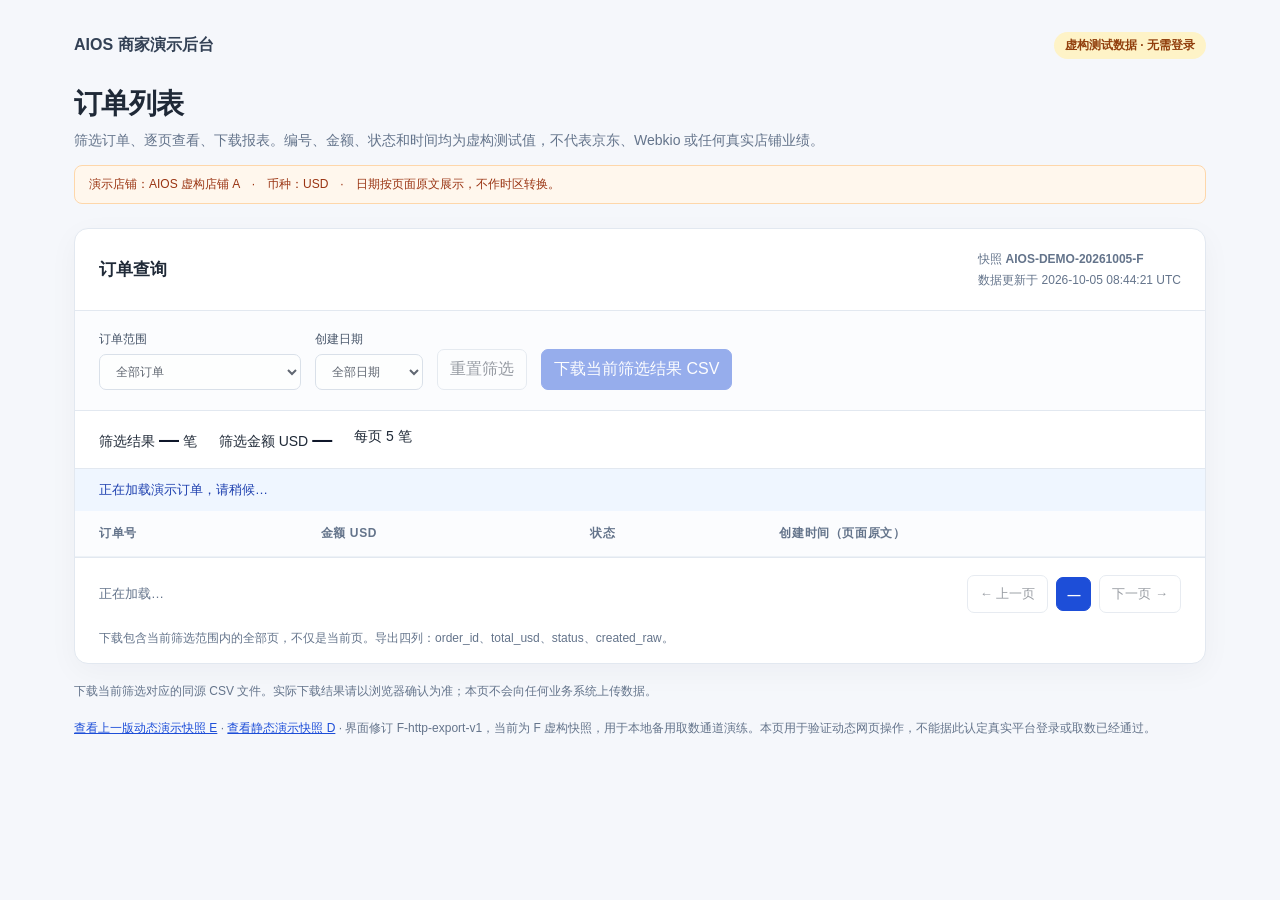
<file: docs/index.html>
<!doctype html>
<html lang="zh-CN">
<head>
  <meta charset="utf-8">
  <meta name="viewport" content="width=device-width, initial-scale=1">
  <meta name="robots" content="noindex,nofollow">
  <link rel="icon" href="data:,">
  <title>订单列表 · 动态取数演练 | AIOS 虚构商家演示</title>
  <link rel="stylesheet" href="assets/style.css">
  <style>
    button,select,a.download{font:inherit;border:1px solid #cbd5e1;border-radius:7px;background:white;padding:9px 12px;color:#1f2937}button{cursor:pointer}button:disabled,a.download[aria-disabled="true"]{opacity:.45;cursor:default}a.download{text-decoration:none}a.download[aria-disabled="true"]{pointer-events:none}button.primary,a.download.primary{background:#1d4ed8;border-color:#1d4ed8;color:white}.filters{display:flex;flex-wrap:wrap;gap:14px;align-items:end;padding:20px 24px;background:#fbfcfe;border-bottom:1px solid #e2e8f0}.filters label{display:grid;gap:6px;font-size:12px;color:#475569}.summary{display:flex;gap:22px;flex-wrap:wrap;padding:17px 24px;border-bottom:1px solid #e2e8f0;font-size:14px}.summary strong{font-size:20px;color:#0f172a}.loading{padding:12px 24px;color:#1e40af;background:#eff6ff;font-size:13px;min-height:40px}.download-note{padding:0 24px 16px;margin:0;font-size:12px;color:#64748b}.empty{text-align:center;color:#64748b}.snapshot{line-height:1.7}.pager-links button{font-size:13px}.banner{font-size:12px;background:#fff7ed;color:#9a3412;padding:10px 14px;border:1px solid #fed7aa;border-radius:8px;margin-top:14px}a{color:#1d4ed8}button:focus-visible,select:focus-visible,a:focus-visible{outline:3px solid #60a5fa;outline-offset:3px}
  </style>
  <script defer src="assets/fixture-data.js"></script>
  <script defer src="assets/app.js"></script>
</head>
<body>
  <main class="shell" data-ui-revision="F-http-export-v1" data-snapshot-id="AIOS-DEMO-20261005-F" data-source-updated-at="2026-10-05 08:44:21 UTC" data-total-rows="10" data-page-number="1" data-initial-page="1">
    <header class="top"><span class="brand">AIOS 商家演示后台</span><span class="badge">虚构测试数据 · 无需登录</span></header>
    <h1 class="title">订单列表</h1>
    <p class="sub">筛选订单、逐页查看、下载报表。编号、金额、状态和时间均为虚构测试值，不代表京东、Webkio 或任何真实店铺业绩。</p>
    <p class="banner">演示店铺：AIOS 虚构店铺 A　·　币种：USD　·　日期按页面原文展示，不作时区转换。</p>
    <section class="panel" aria-label="虚构订单列表" aria-busy="true">
      <div class="panel-head"><h2>订单查询</h2><span class="snapshot">快照 <b>AIOS-DEMO-20261005-F</b><br>数据更新于 <time id="source-updated">2026-10-05 08:44:21 UTC</time></span></div>
      <form class="filters" id="filters">
        <label for="status-filter">订单范围<select id="status-filter" disabled>
          <option value="all">全部订单</option><option value="eligible">有效订单（排除退款、取消）</option>
          <option value="paid">已支付 paid</option><option value="processing">处理中 processing</option><option value="shipped">已发货 shipped</option><option value="delivered">已送达 delivered</option><option value="refunded">已退款 refunded</option><option value="cancelled">已取消 cancelled</option>
        </select></label>
        <label for="date-filter">创建日期<select id="date-filter" disabled><option value="all">全部日期</option><option value="2026-10-01">2026-10-01</option><option value="2026-10-02">2026-10-02</option></select></label>
        <button type="button" id="reset" disabled>重置筛选</button>
        <a id="download" class="primary download" aria-disabled="true" tabindex="-1">下载当前筛选结果 CSV</a>
      </form>
      <div class="summary"><span>筛选结果 <strong id="filtered-count">—</strong> 笔</span><span>筛选金额 USD <strong id="filtered-total">—</strong></span><span>每页 5 笔</span></div>
      <div id="load-state" class="loading" role="status" aria-live="polite">正在加载演示订单，请稍候…</div>
      <div class="scroll"><table aria-label="当前页订单"><thead><tr><th scope="col">订单号</th><th scope="col">金额 USD</th><th scope="col">状态</th><th scope="col">创建时间（页面原文）</th></tr></thead><tbody id="order-rows"></tbody></table></div>
      <nav class="pager" aria-label="订单分页"><span id="page-summary">正在加载…</span><div class="pager-links"><button type="button" id="previous" disabled>← 上一页</button><strong id="page-number" aria-current="page">—</strong><button type="button" id="next" disabled>下一页 →</button></div></nav>
      <p class="download-note">下载包含当前筛选范围内的全部页，不仅是当前页。导出四列：order_id、total_usd、status、created_raw。</p>
    </section>
    <p class="note" id="download-state" role="status" aria-live="polite">下载当前筛选对应的同源 CSV 文件。实际下载结果请以浏览器确认为准；本页不会向任何业务系统上传数据。</p>
    <p class="note"><a href="snapshots/AIOS-DEMO-20261003-E/">查看上一版动态演示快照 E</a> · <a href="snapshots/AIOS-DEMO-20261003-D/">查看静态演示快照 D</a> · 界面修订 F-http-export-v1，当前为 F 虚构快照，用于本地备用取数通道演练。本页用于验证动态网页操作，不能据此认定真实平台登录或取数已经通过。</p>
    <noscript><p class="banner">此演示需要启用 JavaScript 才能筛选、翻页和下载。数据加载尚未完成。</p></noscript>
  </main>
</body>
</html>
</file>
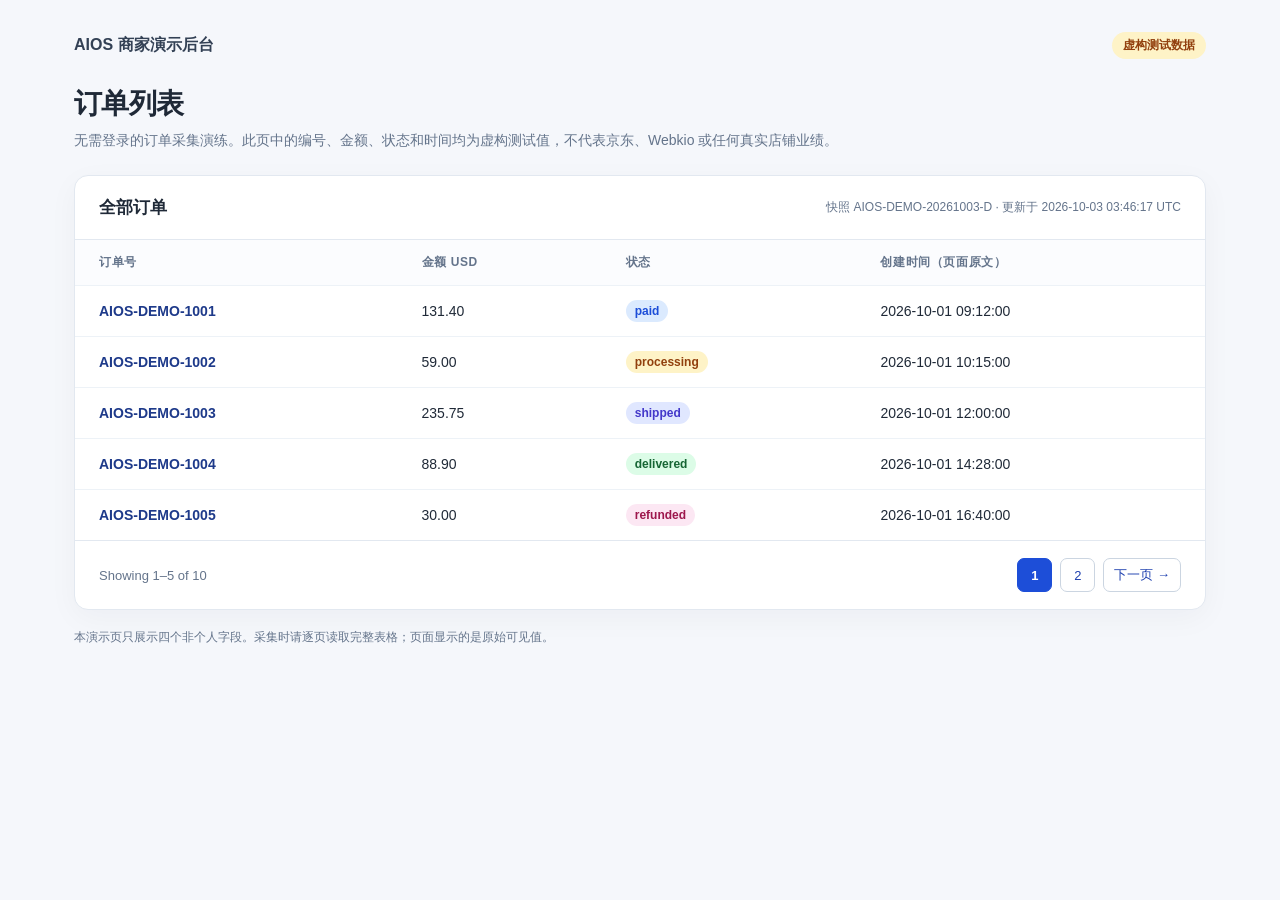
<file: docs/snapshots/AIOS-DEMO-20261003-D/index.html>
<!doctype html>
<html lang="zh-CN">
<head>
  <meta charset="utf-8">
  <meta name="viewport" content="width=device-width, initial-scale=1">
  <meta name="robots" content="noindex,nofollow">
  <title>订单列表 | AIOS 虚构商家演示</title>
  <link rel="stylesheet" href="assets/style.css">
</head>
<body>
  <main class="shell" data-snapshot-id="AIOS-DEMO-20261003-D" data-total-rows="10" data-page-number="1">
    <header class="top"><span class="brand">AIOS 商家演示后台</span><span class="badge">虚构测试数据</span></header>
    <h1 class="title">订单列表</h1>
    <p class="sub">无需登录的订单采集演练。此页中的编号、金额、状态和时间均为虚构测试值，不代表京东、Webkio 或任何真实店铺业绩。</p>
    <section class="panel" aria-label="虚构订单表，第 1 页，共 2 页">
      <div class="panel-head"><h2>全部订单</h2><span class="snapshot">快照 AIOS-DEMO-20261003-D · 更新于 2026-10-03 03:46:17 UTC</span></div>
      <div class="scroll"><table>
        <thead><tr><th scope="col">订单号</th><th scope="col">金额 USD</th><th scope="col">状态</th><th scope="col">创建时间（页面原文）</th></tr></thead>
        <tbody>
          <tr><td data-field="order_id" class="order-id">AIOS-DEMO-1001</td><td data-field="total_usd" class="money">131.40</td><td data-field="status"><span class="status paid">paid</span></td><td data-field="created_raw" class="date">2026-10-01 09:12:00</td></tr>
          <tr><td data-field="order_id" class="order-id">AIOS-DEMO-1002</td><td data-field="total_usd" class="money">59.00</td><td data-field="status"><span class="status processing">processing</span></td><td data-field="created_raw" class="date">2026-10-01 10:15:00</td></tr>
          <tr><td data-field="order_id" class="order-id">AIOS-DEMO-1003</td><td data-field="total_usd" class="money">235.75</td><td data-field="status"><span class="status shipped">shipped</span></td><td data-field="created_raw" class="date">2026-10-01 12:00:00</td></tr>
          <tr><td data-field="order_id" class="order-id">AIOS-DEMO-1004</td><td data-field="total_usd" class="money">88.90</td><td data-field="status"><span class="status delivered">delivered</span></td><td data-field="created_raw" class="date">2026-10-01 14:28:00</td></tr>
          <tr><td data-field="order_id" class="order-id">AIOS-DEMO-1005</td><td data-field="total_usd" class="money">30.00</td><td data-field="status"><span class="status refunded">refunded</span></td><td data-field="created_raw" class="date">2026-10-01 16:40:00</td></tr>
        </tbody>
      </table></div>
      <nav class="pager" aria-label="订单分页"><span>Showing 1–5 of 10</span><div class="pager-links"><strong aria-current="page">1</strong><a href="page-2.html">2</a><a href="page-2.html">下一页 →</a></div></nav>
    </section>
    <p class="note">本演示页只展示四个非个人字段。采集时请逐页读取完整表格；页面显示的是原始可见值。</p>
  </main>
</body>
</html>
</file>
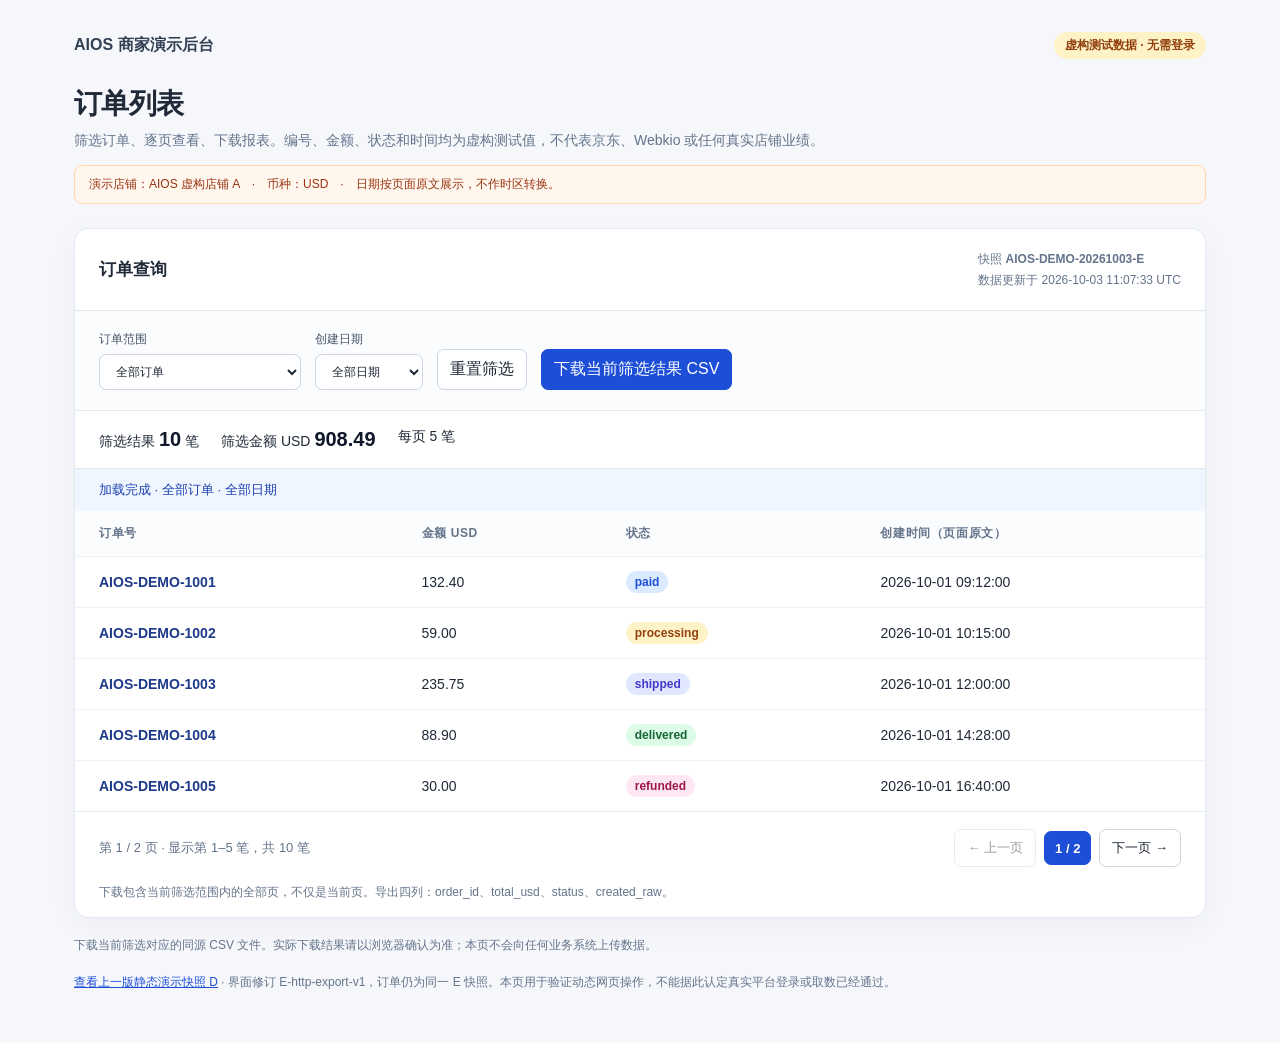
<file: docs/snapshots/AIOS-DEMO-20261003-E/index.html>
<!doctype html>
<html lang="zh-CN">
<head>
  <meta charset="utf-8">
  <meta name="viewport" content="width=device-width, initial-scale=1">
  <meta name="robots" content="noindex,nofollow">
  <link rel="icon" href="data:,">
  <title>订单列表 · 动态取数演练 | AIOS 虚构商家演示</title>
  <link rel="stylesheet" href="assets/style.css">
  <style>
    button,select,a.download{font:inherit;border:1px solid #cbd5e1;border-radius:7px;background:white;padding:9px 12px;color:#1f2937}button{cursor:pointer}button:disabled,a.download[aria-disabled="true"]{opacity:.45;cursor:default}a.download{text-decoration:none}a.download[aria-disabled="true"]{pointer-events:none}button.primary,a.download.primary{background:#1d4ed8;border-color:#1d4ed8;color:white}.filters{display:flex;flex-wrap:wrap;gap:14px;align-items:end;padding:20px 24px;background:#fbfcfe;border-bottom:1px solid #e2e8f0}.filters label{display:grid;gap:6px;font-size:12px;color:#475569}.summary{display:flex;gap:22px;flex-wrap:wrap;padding:17px 24px;border-bottom:1px solid #e2e8f0;font-size:14px}.summary strong{font-size:20px;color:#0f172a}.loading{padding:12px 24px;color:#1e40af;background:#eff6ff;font-size:13px;min-height:40px}.download-note{padding:0 24px 16px;margin:0;font-size:12px;color:#64748b}.empty{text-align:center;color:#64748b}.snapshot{line-height:1.7}.pager-links button{font-size:13px}.banner{font-size:12px;background:#fff7ed;color:#9a3412;padding:10px 14px;border:1px solid #fed7aa;border-radius:8px;margin-top:14px}a{color:#1d4ed8}button:focus-visible,select:focus-visible,a:focus-visible{outline:3px solid #60a5fa;outline-offset:3px}
  </style>
  <script defer src="assets/fixture-data.js"></script>
  <script defer src="assets/app.js"></script>
</head>
<body>
  <main class="shell" data-ui-revision="E-http-export-v1" data-snapshot-id="AIOS-DEMO-20261003-E" data-source-updated-at="2026-10-03 11:07:33 UTC" data-total-rows="10" data-page-number="1" data-initial-page="1">
    <header class="top"><span class="brand">AIOS 商家演示后台</span><span class="badge">虚构测试数据 · 无需登录</span></header>
    <h1 class="title">订单列表</h1>
    <p class="sub">筛选订单、逐页查看、下载报表。编号、金额、状态和时间均为虚构测试值，不代表京东、Webkio 或任何真实店铺业绩。</p>
    <p class="banner">演示店铺：AIOS 虚构店铺 A　·　币种：USD　·　日期按页面原文展示，不作时区转换。</p>
    <section class="panel" aria-label="虚构订单列表" aria-busy="true">
      <div class="panel-head"><h2>订单查询</h2><span class="snapshot">快照 <b>AIOS-DEMO-20261003-E</b><br>数据更新于 <time id="source-updated">2026-10-03 11:07:33 UTC</time></span></div>
      <form class="filters" id="filters">
        <label for="status-filter">订单范围<select id="status-filter" disabled>
          <option value="all">全部订单</option><option value="eligible">有效订单（排除退款、取消）</option>
          <option value="paid">已支付 paid</option><option value="processing">处理中 processing</option><option value="shipped">已发货 shipped</option><option value="delivered">已送达 delivered</option><option value="refunded">已退款 refunded</option><option value="cancelled">已取消 cancelled</option>
        </select></label>
        <label for="date-filter">创建日期<select id="date-filter" disabled><option value="all">全部日期</option><option value="2026-10-01">2026-10-01</option><option value="2026-10-02">2026-10-02</option></select></label>
        <button type="button" id="reset" disabled>重置筛选</button>
        <a id="download" class="primary download" aria-disabled="true" tabindex="-1">下载当前筛选结果 CSV</a>
      </form>
      <div class="summary"><span>筛选结果 <strong id="filtered-count">—</strong> 笔</span><span>筛选金额 USD <strong id="filtered-total">—</strong></span><span>每页 5 笔</span></div>
      <div id="load-state" class="loading" role="status" aria-live="polite">正在加载演示订单，请稍候…</div>
      <div class="scroll"><table aria-label="当前页订单"><thead><tr><th scope="col">订单号</th><th scope="col">金额 USD</th><th scope="col">状态</th><th scope="col">创建时间（页面原文）</th></tr></thead><tbody id="order-rows"></tbody></table></div>
      <nav class="pager" aria-label="订单分页"><span id="page-summary">正在加载…</span><div class="pager-links"><button type="button" id="previous" disabled>← 上一页</button><strong id="page-number" aria-current="page">—</strong><button type="button" id="next" disabled>下一页 →</button></div></nav>
      <p class="download-note">下载包含当前筛选范围内的全部页，不仅是当前页。导出四列：order_id、total_usd、status、created_raw。</p>
    </section>
    <p class="note" id="download-state" role="status" aria-live="polite">下载当前筛选对应的同源 CSV 文件。实际下载结果请以浏览器确认为准；本页不会向任何业务系统上传数据。</p>
    <p class="note"><a href="../AIOS-DEMO-20261003-D/">查看上一版静态演示快照 D</a> · 界面修订 E-http-export-v1，订单仍为同一 E 快照。本页用于验证动态网页操作，不能据此认定真实平台登录或取数已经通过。</p>
    <noscript><p class="banner">此演示需要启用 JavaScript 才能筛选、翻页和下载。数据加载尚未完成。</p></noscript>
  </main>
</body>
</html>
</file>
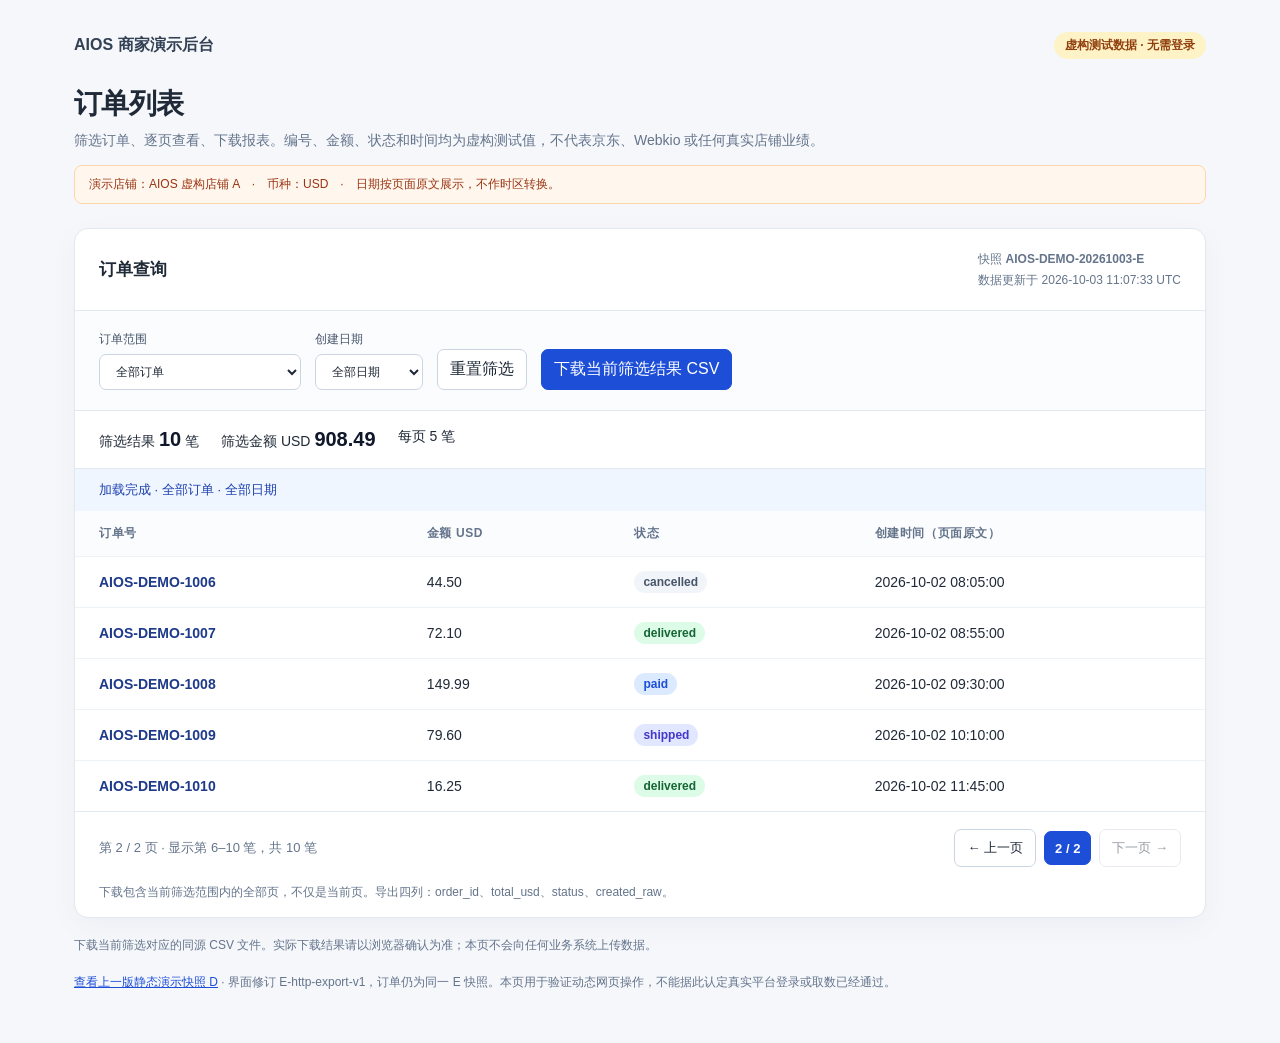
<file: docs/page-2.html>
<!doctype html>
<html lang="zh-CN">
<head>
  <meta charset="utf-8">
  <meta name="viewport" content="width=device-width, initial-scale=1">
  <meta name="robots" content="noindex,nofollow">
  <link rel="icon" href="data:,">
  <title>订单列表 · 动态取数演练 | AIOS 虚构商家演示</title>
  <link rel="stylesheet" href="assets/style.css">
  <style>
    button,select,a.download{font:inherit;border:1px solid #cbd5e1;border-radius:7px;background:white;padding:9px 12px;color:#1f2937}button{cursor:pointer}button:disabled,a.download[aria-disabled="true"]{opacity:.45;cursor:default}a.download{text-decoration:none}a.download[aria-disabled="true"]{pointer-events:none}button.primary,a.download.primary{background:#1d4ed8;border-color:#1d4ed8;color:white}.filters{display:flex;flex-wrap:wrap;gap:14px;align-items:end;padding:20px 24px;background:#fbfcfe;border-bottom:1px solid #e2e8f0}.filters label{display:grid;gap:6px;font-size:12px;color:#475569}.summary{display:flex;gap:22px;flex-wrap:wrap;padding:17px 24px;border-bottom:1px solid #e2e8f0;font-size:14px}.summary strong{font-size:20px;color:#0f172a}.loading{padding:12px 24px;color:#1e40af;background:#eff6ff;font-size:13px;min-height:40px}.download-note{padding:0 24px 16px;margin:0;font-size:12px;color:#64748b}.empty{text-align:center;color:#64748b}.snapshot{line-height:1.7}.pager-links button{font-size:13px}.banner{font-size:12px;background:#fff7ed;color:#9a3412;padding:10px 14px;border:1px solid #fed7aa;border-radius:8px;margin-top:14px}a{color:#1d4ed8}button:focus-visible,select:focus-visible,a:focus-visible{outline:3px solid #60a5fa;outline-offset:3px}
  </style>
  <script defer src="assets/fixture-data.js"></script>
  <script defer src="assets/app.js"></script>
</head>
<body>
  <main class="shell" data-ui-revision="E-http-export-v1" data-snapshot-id="AIOS-DEMO-20261003-E" data-source-updated-at="2026-10-03 11:07:33 UTC" data-total-rows="10" data-page-number="2" data-initial-page="2">
    <header class="top"><span class="brand">AIOS 商家演示后台</span><span class="badge">虚构测试数据 · 无需登录</span></header>
    <h1 class="title">订单列表</h1>
    <p class="sub">筛选订单、逐页查看、下载报表。编号、金额、状态和时间均为虚构测试值，不代表京东、Webkio 或任何真实店铺业绩。</p>
    <p class="banner">演示店铺：AIOS 虚构店铺 A　·　币种：USD　·　日期按页面原文展示，不作时区转换。</p>
    <section class="panel" aria-label="虚构订单列表" aria-busy="true">
      <div class="panel-head"><h2>订单查询</h2><span class="snapshot">快照 <b>AIOS-DEMO-20261003-E</b><br>数据更新于 <time id="source-updated">2026-10-03 11:07:33 UTC</time></span></div>
      <form class="filters" id="filters">
        <label for="status-filter">订单范围<select id="status-filter" disabled>
          <option value="all">全部订单</option><option value="eligible">有效订单（排除退款、取消）</option>
          <option value="paid">已支付 paid</option><option value="processing">处理中 processing</option><option value="shipped">已发货 shipped</option><option value="delivered">已送达 delivered</option><option value="refunded">已退款 refunded</option><option value="cancelled">已取消 cancelled</option>
        </select></label>
        <label for="date-filter">创建日期<select id="date-filter" disabled><option value="all">全部日期</option><option value="2026-10-01">2026-10-01</option><option value="2026-10-02">2026-10-02</option></select></label>
        <button type="button" id="reset" disabled>重置筛选</button>
        <a id="download" class="primary download" aria-disabled="true" tabindex="-1">下载当前筛选结果 CSV</a>
      </form>
      <div class="summary"><span>筛选结果 <strong id="filtered-count">—</strong> 笔</span><span>筛选金额 USD <strong id="filtered-total">—</strong></span><span>每页 5 笔</span></div>
      <div id="load-state" class="loading" role="status" aria-live="polite">正在加载演示订单，请稍候…</div>
      <div class="scroll"><table aria-label="当前页订单"><thead><tr><th scope="col">订单号</th><th scope="col">金额 USD</th><th scope="col">状态</th><th scope="col">创建时间（页面原文）</th></tr></thead><tbody id="order-rows"></tbody></table></div>
      <nav class="pager" aria-label="订单分页"><span id="page-summary">正在加载…</span><div class="pager-links"><button type="button" id="previous" disabled>← 上一页</button><strong id="page-number" aria-current="page">—</strong><button type="button" id="next" disabled>下一页 →</button></div></nav>
      <p class="download-note">下载包含当前筛选范围内的全部页，不仅是当前页。导出四列：order_id、total_usd、status、created_raw。</p>
    </section>
    <p class="note" id="download-state" role="status" aria-live="polite">下载当前筛选对应的同源 CSV 文件。实际下载结果请以浏览器确认为准；本页不会向任何业务系统上传数据。</p>
    <p class="note"><a href="snapshots/AIOS-DEMO-20261003-D/">查看上一版静态演示快照 D</a> · 界面修订 E-http-export-v1，订单仍为同一 E 快照。本页用于验证动态网页操作，不能据此认定真实平台登录或取数已经通过。</p>
    <noscript><p class="banner">此演示需要启用 JavaScript 才能筛选、翻页和下载。数据加载尚未完成。</p></noscript>
  </main>
</body>
</html>
</file>
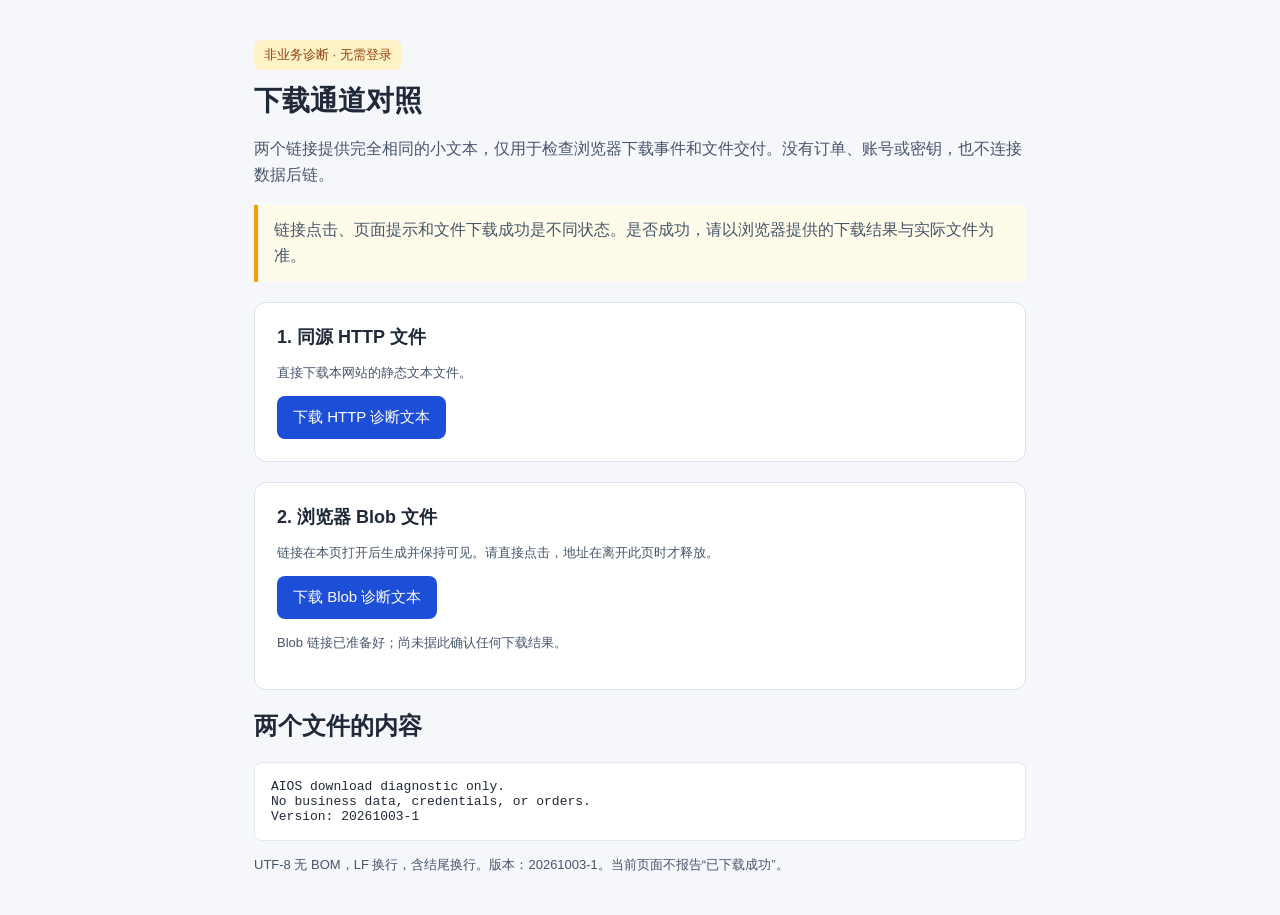
<file: docs/diagnostics/download.html>
<!doctype html>
<html lang="zh-CN">
<head>
  <meta charset="utf-8">
  <meta name="viewport" content="width=device-width,initial-scale=1">
  <meta name="robots" content="noindex,nofollow">
  <link rel="icon" href="data:,">
  <title>下载通道诊断 | AIOS 非业务测试</title>
  <style>
    :root{font-family:-apple-system,BlinkMacSystemFont,"Segoe UI",sans-serif;color:#1f2937;background:#f5f7fb}*{box-sizing:border-box}body{margin:0}main{max-width:820px;margin:40px auto;padding:0 24px}h1{font-size:28px;margin:12px 0}p{line-height:1.65;color:#475569}.badge{display:inline-block;background:#fef3c7;color:#92400e;font-size:13px;padding:6px 10px;border-radius:8px}.card{padding:22px;background:white;border:1px solid #dbe3ef;border-radius:12px;margin:20px 0}.card h2{font-size:18px;margin:0 0 12px}.download{display:inline-block;background:#1d4ed8;color:white;padding:12px 16px;border-radius:8px;text-decoration:none;font-size:15px}.download[aria-disabled="true"]{background:#94a3b8;pointer-events:none}.note{font-size:13px}.notice{border-left:4px solid #f59e0b;background:#fffbeb;padding:12px 16px}pre{padding:16px;border:1px solid #e2e8f0;border-radius:8px;white-space:pre-wrap;font-size:13px;background:white}a:focus-visible{outline:3px solid #60a5fa;outline-offset:4px}
  </style>
</head>
<body>
  <main>
    <span class="badge">非业务诊断 · 无需登录</span>
    <h1>下载通道对照</h1>
    <p>两个链接提供完全相同的小文本，仅用于检查浏览器下载事件和文件交付。没有订单、账号或密钥，也不连接数据后链。</p>
    <p class="notice">链接点击、页面提示和文件下载成功是不同状态。是否成功，请以浏览器提供的下载结果与实际文件为准。</p>
    <section class="card" aria-label="常规 HTTP 下载">
      <h2>1. 同源 HTTP 文件</h2>
      <p class="note">直接下载本网站的静态文本文件。</p>
      <a id="http-download" class="download" href="diagnostic.txt" download="aios-diagnostic-http.txt">下载 HTTP 诊断文本</a>
    </section>
    <section class="card" aria-label="Blob 下载">
      <h2>2. 浏览器 Blob 文件</h2>
      <p class="note">链接在本页打开后生成并保持可见。请直接点击，地址在离开此页时才释放。</p>
      <a id="blob-download" class="download" aria-disabled="true" download="aios-diagnostic-blob.txt">下载 Blob 诊断文本</a>
      <p id="blob-state" class="note" role="status" aria-live="polite">正在准备 Blob 链接…</p>
    </section>
    <h2>两个文件的内容</h2>
    <pre id="payload">AIOS download diagnostic only.
No business data, credentials, or orders.
Version: 20261003-1
</pre>
    <p class="note">UTF-8 无 BOM，LF 换行，含结尾换行。版本：20261003-1。当前页面不报告“已下载成功”。</p>
    <noscript><p class="notice">JavaScript 未启用：HTTP 链接仍可使用，Blob 链接尚未建立。</p></noscript>
  </main>
  <script>
    "use strict";
    (() => {
      const payload = document.getElementById('payload').textContent;
      const link = document.getElementById('blob-download');
      const state = document.getElementById('blob-state');
      let objectUrl = null;
      function prepare() {
        if (objectUrl !== null) return;
        objectUrl = URL.createObjectURL(new Blob([payload], {type:'text/plain;charset=utf-8'}));
        link.href = objectUrl;
        link.removeAttribute('aria-disabled');
        state.textContent = 'Blob 链接已准备好；尚未据此确认任何下载结果。';
      }
      window.addEventListener('pagehide', () => {
        if (objectUrl !== null) URL.revokeObjectURL(objectUrl);
        objectUrl = null;
        link.removeAttribute('href');
        link.setAttribute('aria-disabled', 'true');
      });
      window.addEventListener('pageshow', prepare);
      prepare();
    })();
  </script>
</body>
</html>
</file>
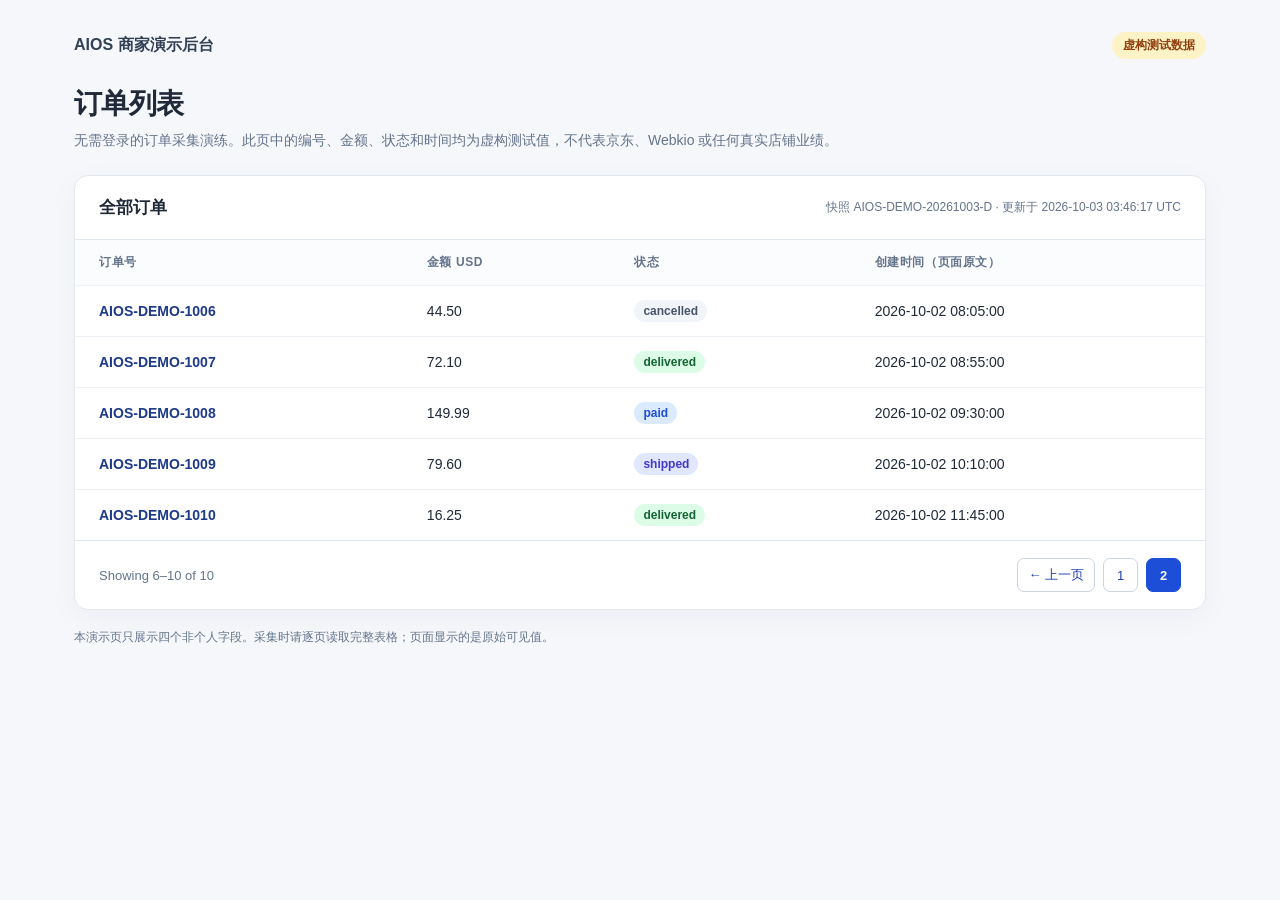
<file: docs/snapshots/AIOS-DEMO-20261003-D/page-2.html>
<!doctype html>
<html lang="zh-CN">
<head>
  <meta charset="utf-8">
  <meta name="viewport" content="width=device-width, initial-scale=1">
  <meta name="robots" content="noindex,nofollow">
  <title>订单列表 · 第 2 页 | AIOS 虚构商家演示</title>
  <link rel="stylesheet" href="assets/style.css">
</head>
<body>
  <main class="shell" data-snapshot-id="AIOS-DEMO-20261003-D" data-total-rows="10" data-page-number="2">
    <header class="top"><span class="brand">AIOS 商家演示后台</span><span class="badge">虚构测试数据</span></header>
    <h1 class="title">订单列表</h1>
    <p class="sub">无需登录的订单采集演练。此页中的编号、金额、状态和时间均为虚构测试值，不代表京东、Webkio 或任何真实店铺业绩。</p>
    <section class="panel" aria-label="虚构订单表，第 2 页，共 2 页">
      <div class="panel-head"><h2>全部订单</h2><span class="snapshot">快照 AIOS-DEMO-20261003-D · 更新于 2026-10-03 03:46:17 UTC</span></div>
      <div class="scroll"><table>
        <thead><tr><th scope="col">订单号</th><th scope="col">金额 USD</th><th scope="col">状态</th><th scope="col">创建时间（页面原文）</th></tr></thead>
        <tbody>
          <tr><td data-field="order_id" class="order-id">AIOS-DEMO-1006</td><td data-field="total_usd" class="money">44.50</td><td data-field="status"><span class="status cancelled">cancelled</span></td><td data-field="created_raw" class="date">2026-10-02 08:05:00</td></tr>
          <tr><td data-field="order_id" class="order-id">AIOS-DEMO-1007</td><td data-field="total_usd" class="money">72.10</td><td data-field="status"><span class="status delivered">delivered</span></td><td data-field="created_raw" class="date">2026-10-02 08:55:00</td></tr>
          <tr><td data-field="order_id" class="order-id">AIOS-DEMO-1008</td><td data-field="total_usd" class="money">149.99</td><td data-field="status"><span class="status paid">paid</span></td><td data-field="created_raw" class="date">2026-10-02 09:30:00</td></tr>
          <tr><td data-field="order_id" class="order-id">AIOS-DEMO-1009</td><td data-field="total_usd" class="money">79.60</td><td data-field="status"><span class="status shipped">shipped</span></td><td data-field="created_raw" class="date">2026-10-02 10:10:00</td></tr>
          <tr><td data-field="order_id" class="order-id">AIOS-DEMO-1010</td><td data-field="total_usd" class="money">16.25</td><td data-field="status"><span class="status delivered">delivered</span></td><td data-field="created_raw" class="date">2026-10-02 11:45:00</td></tr>
        </tbody>
      </table></div>
      <nav class="pager" aria-label="订单分页"><span>Showing 6–10 of 10</span><div class="pager-links"><a href="./">← 上一页</a><a href="./">1</a><strong aria-current="page">2</strong></div></nav>
    </section>
    <p class="note">本演示页只展示四个非个人字段。采集时请逐页读取完整表格；页面显示的是原始可见值。</p>
  </main>
</body>
</html>
</file>
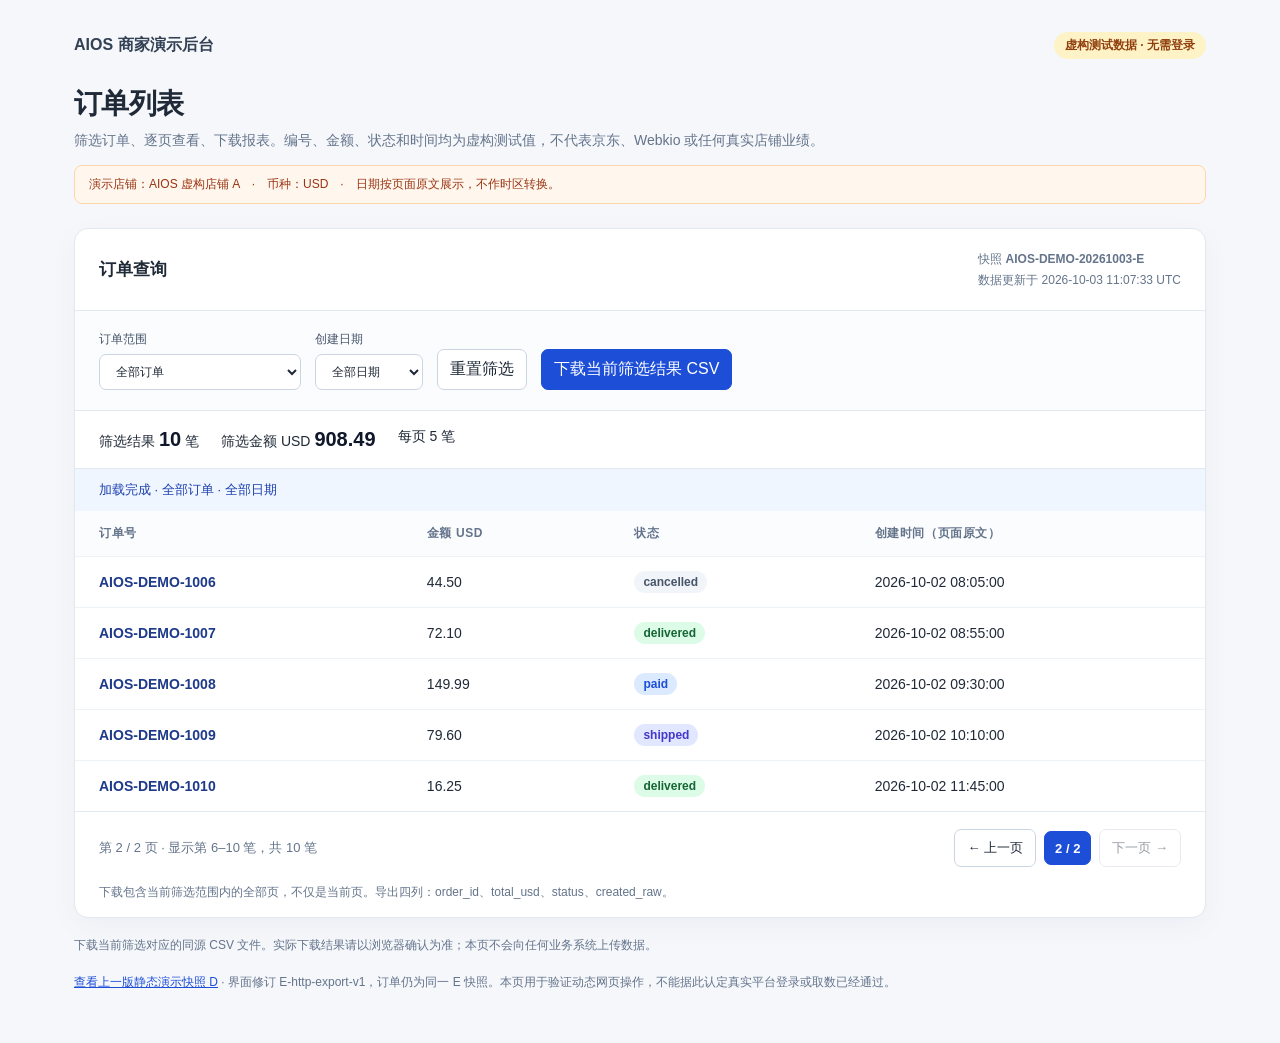
<file: docs/snapshots/AIOS-DEMO-20261003-E/page-2.html>
<!doctype html>
<html lang="zh-CN">
<head>
  <meta charset="utf-8">
  <meta name="viewport" content="width=device-width, initial-scale=1">
  <meta name="robots" content="noindex,nofollow">
  <link rel="icon" href="data:,">
  <title>订单列表 · 动态取数演练 | AIOS 虚构商家演示</title>
  <link rel="stylesheet" href="assets/style.css">
  <style>
    button,select,a.download{font:inherit;border:1px solid #cbd5e1;border-radius:7px;background:white;padding:9px 12px;color:#1f2937}button{cursor:pointer}button:disabled,a.download[aria-disabled="true"]{opacity:.45;cursor:default}a.download{text-decoration:none}a.download[aria-disabled="true"]{pointer-events:none}button.primary,a.download.primary{background:#1d4ed8;border-color:#1d4ed8;color:white}.filters{display:flex;flex-wrap:wrap;gap:14px;align-items:end;padding:20px 24px;background:#fbfcfe;border-bottom:1px solid #e2e8f0}.filters label{display:grid;gap:6px;font-size:12px;color:#475569}.summary{display:flex;gap:22px;flex-wrap:wrap;padding:17px 24px;border-bottom:1px solid #e2e8f0;font-size:14px}.summary strong{font-size:20px;color:#0f172a}.loading{padding:12px 24px;color:#1e40af;background:#eff6ff;font-size:13px;min-height:40px}.download-note{padding:0 24px 16px;margin:0;font-size:12px;color:#64748b}.empty{text-align:center;color:#64748b}.snapshot{line-height:1.7}.pager-links button{font-size:13px}.banner{font-size:12px;background:#fff7ed;color:#9a3412;padding:10px 14px;border:1px solid #fed7aa;border-radius:8px;margin-top:14px}a{color:#1d4ed8}button:focus-visible,select:focus-visible,a:focus-visible{outline:3px solid #60a5fa;outline-offset:3px}
  </style>
  <script defer src="assets/fixture-data.js"></script>
  <script defer src="assets/app.js"></script>
</head>
<body>
  <main class="shell" data-ui-revision="E-http-export-v1" data-snapshot-id="AIOS-DEMO-20261003-E" data-source-updated-at="2026-10-03 11:07:33 UTC" data-total-rows="10" data-page-number="2" data-initial-page="2">
    <header class="top"><span class="brand">AIOS 商家演示后台</span><span class="badge">虚构测试数据 · 无需登录</span></header>
    <h1 class="title">订单列表</h1>
    <p class="sub">筛选订单、逐页查看、下载报表。编号、金额、状态和时间均为虚构测试值，不代表京东、Webkio 或任何真实店铺业绩。</p>
    <p class="banner">演示店铺：AIOS 虚构店铺 A　·　币种：USD　·　日期按页面原文展示，不作时区转换。</p>
    <section class="panel" aria-label="虚构订单列表" aria-busy="true">
      <div class="panel-head"><h2>订单查询</h2><span class="snapshot">快照 <b>AIOS-DEMO-20261003-E</b><br>数据更新于 <time id="source-updated">2026-10-03 11:07:33 UTC</time></span></div>
      <form class="filters" id="filters">
        <label for="status-filter">订单范围<select id="status-filter" disabled>
          <option value="all">全部订单</option><option value="eligible">有效订单（排除退款、取消）</option>
          <option value="paid">已支付 paid</option><option value="processing">处理中 processing</option><option value="shipped">已发货 shipped</option><option value="delivered">已送达 delivered</option><option value="refunded">已退款 refunded</option><option value="cancelled">已取消 cancelled</option>
        </select></label>
        <label for="date-filter">创建日期<select id="date-filter" disabled><option value="all">全部日期</option><option value="2026-10-01">2026-10-01</option><option value="2026-10-02">2026-10-02</option></select></label>
        <button type="button" id="reset" disabled>重置筛选</button>
        <a id="download" class="primary download" aria-disabled="true" tabindex="-1">下载当前筛选结果 CSV</a>
      </form>
      <div class="summary"><span>筛选结果 <strong id="filtered-count">—</strong> 笔</span><span>筛选金额 USD <strong id="filtered-total">—</strong></span><span>每页 5 笔</span></div>
      <div id="load-state" class="loading" role="status" aria-live="polite">正在加载演示订单，请稍候…</div>
      <div class="scroll"><table aria-label="当前页订单"><thead><tr><th scope="col">订单号</th><th scope="col">金额 USD</th><th scope="col">状态</th><th scope="col">创建时间（页面原文）</th></tr></thead><tbody id="order-rows"></tbody></table></div>
      <nav class="pager" aria-label="订单分页"><span id="page-summary">正在加载…</span><div class="pager-links"><button type="button" id="previous" disabled>← 上一页</button><strong id="page-number" aria-current="page">—</strong><button type="button" id="next" disabled>下一页 →</button></div></nav>
      <p class="download-note">下载包含当前筛选范围内的全部页，不仅是当前页。导出四列：order_id、total_usd、status、created_raw。</p>
    </section>
    <p class="note" id="download-state" role="status" aria-live="polite">下载当前筛选对应的同源 CSV 文件。实际下载结果请以浏览器确认为准；本页不会向任何业务系统上传数据。</p>
    <p class="note"><a href="../AIOS-DEMO-20261003-D/">查看上一版静态演示快照 D</a> · 界面修订 E-http-export-v1，订单仍为同一 E 快照。本页用于验证动态网页操作，不能据此认定真实平台登录或取数已经通过。</p>
    <noscript><p class="banner">此演示需要启用 JavaScript 才能筛选、翻页和下载。数据加载尚未完成。</p></noscript>
  </main>
</body>
</html>
</file>
<file: docs/assets/style.css>
:root{font-family:Inter,-apple-system,BlinkMacSystemFont,"Segoe UI",sans-serif;color:#1f2937;background:#f5f7fb}*{box-sizing:border-box}body{margin:0}.shell{max-width:1180px;margin:0 auto;padding:32px 24px}.top{display:flex;align-items:center;justify-content:space-between;gap:20px;margin-bottom:26px}.brand{font-size:16px;font-weight:750;color:#334155}.badge{display:inline-block;border-radius:999px;background:#fef3c7;color:#92400e;padding:5px 11px;font-size:12px;font-weight:700}.title{margin:0 0 6px;font-size:28px;letter-spacing:-.025em}.sub{margin:0;color:#64748b;font-size:14px;line-height:1.6}.panel{background:#fff;border:1px solid #e2e8f0;border-radius:14px;box-shadow:0 8px 30px #0f172a0a;overflow:hidden;margin-top:24px}.panel-head{padding:20px 24px;border-bottom:1px solid #e2e8f0;display:flex;justify-content:space-between;gap:12px;align-items:center}.panel-head h2{font-size:17px;margin:0}.snapshot{color:#64748b;font-size:12px}.scroll{overflow-x:auto}table{width:100%;border-collapse:collapse;min-width:700px;text-align:left}th,td{padding:14px 24px;border-bottom:1px solid #edf2f7;font-size:14px}th{color:#64748b;background:#fbfcfe;font-size:12px;font-weight:700;text-transform:uppercase;letter-spacing:.05em}tbody tr:last-child td{border-bottom:0}.order-id{font-weight:650;color:#1e3a8a;font-variant-numeric:tabular-nums}.money,.date{font-variant-numeric:tabular-nums}.status{display:inline-block;padding:4px 9px;border-radius:999px;font-size:12px;font-weight:650}.paid{background:#dbeafe;color:#1d4ed8}.processing{background:#fef3c7;color:#92400e}.shipped{background:#e0e7ff;color:#4338ca}.delivered{background:#dcfce7;color:#166534}.refunded{background:#fce7f3;color:#9d174d}.cancelled{background:#f1f5f9;color:#475569}.pager{border-top:1px solid #e2e8f0;padding:17px 24px;display:flex;align-items:center;justify-content:space-between;gap:18px;color:#64748b;font-size:13px}.pager-links{display:flex;gap:8px;align-items:center}.pager-links a,.pager-links strong{display:inline-flex;align-items:center;justify-content:center;min-width:35px;height:34px;border:1px solid #cbd5e1;border-radius:7px;text-decoration:none;color:#1e40af;font-size:13px;padding:0 10px}.pager-links strong{background:#1d4ed8;border-color:#1d4ed8;color:#fff}.note{font-size:12px;color:#64748b;margin:18px 0;line-height:1.6}@media(max-width:640px){.shell{padding:20px 12px}.top{align-items:flex-start}.title{font-size:23px}.panel-head{display:block}.snapshot{margin-top:8px}.pager{align-items:flex-start;flex-direction:column}}
</file>
<file: docs/snapshots/AIOS-DEMO-20261003-D/assets/style.css>
:root{font-family:Inter,-apple-system,BlinkMacSystemFont,"Segoe UI",sans-serif;color:#1f2937;background:#f5f7fb}*{box-sizing:border-box}body{margin:0}.shell{max-width:1180px;margin:0 auto;padding:32px 24px}.top{display:flex;align-items:center;justify-content:space-between;gap:20px;margin-bottom:26px}.brand{font-size:16px;font-weight:750;color:#334155}.badge{display:inline-block;border-radius:999px;background:#fef3c7;color:#92400e;padding:5px 11px;font-size:12px;font-weight:700}.title{margin:0 0 6px;font-size:28px;letter-spacing:-.025em}.sub{margin:0;color:#64748b;font-size:14px;line-height:1.6}.panel{background:#fff;border:1px solid #e2e8f0;border-radius:14px;box-shadow:0 8px 30px #0f172a0a;overflow:hidden;margin-top:24px}.panel-head{padding:20px 24px;border-bottom:1px solid #e2e8f0;display:flex;justify-content:space-between;gap:12px;align-items:center}.panel-head h2{font-size:17px;margin:0}.snapshot{color:#64748b;font-size:12px}.scroll{overflow-x:auto}table{width:100%;border-collapse:collapse;min-width:700px;text-align:left}th,td{padding:14px 24px;border-bottom:1px solid #edf2f7;font-size:14px}th{color:#64748b;background:#fbfcfe;font-size:12px;font-weight:700;text-transform:uppercase;letter-spacing:.05em}tbody tr:last-child td{border-bottom:0}.order-id{font-weight:650;color:#1e3a8a;font-variant-numeric:tabular-nums}.money,.date{font-variant-numeric:tabular-nums}.status{display:inline-block;padding:4px 9px;border-radius:999px;font-size:12px;font-weight:650}.paid{background:#dbeafe;color:#1d4ed8}.processing{background:#fef3c7;color:#92400e}.shipped{background:#e0e7ff;color:#4338ca}.delivered{background:#dcfce7;color:#166534}.refunded{background:#fce7f3;color:#9d174d}.cancelled{background:#f1f5f9;color:#475569}.pager{border-top:1px solid #e2e8f0;padding:17px 24px;display:flex;align-items:center;justify-content:space-between;gap:18px;color:#64748b;font-size:13px}.pager-links{display:flex;gap:8px;align-items:center}.pager-links a,.pager-links strong{display:inline-flex;align-items:center;justify-content:center;min-width:35px;height:34px;border:1px solid #cbd5e1;border-radius:7px;text-decoration:none;color:#1e40af;font-size:13px;padding:0 10px}.pager-links strong{background:#1d4ed8;border-color:#1d4ed8;color:#fff}.note{font-size:12px;color:#64748b;margin:18px 0;line-height:1.6}@media(max-width:640px){.shell{padding:20px 12px}.top{align-items:flex-start}.title{font-size:23px}.panel-head{display:block}.snapshot{margin-top:8px}.pager{align-items:flex-start;flex-direction:column}}
</file>
<file: docs/snapshots/AIOS-DEMO-20261003-E/assets/style.css>
:root{font-family:Inter,-apple-system,BlinkMacSystemFont,"Segoe UI",sans-serif;color:#1f2937;background:#f5f7fb}*{box-sizing:border-box}body{margin:0}.shell{max-width:1180px;margin:0 auto;padding:32px 24px}.top{display:flex;align-items:center;justify-content:space-between;gap:20px;margin-bottom:26px}.brand{font-size:16px;font-weight:750;color:#334155}.badge{display:inline-block;border-radius:999px;background:#fef3c7;color:#92400e;padding:5px 11px;font-size:12px;font-weight:700}.title{margin:0 0 6px;font-size:28px;letter-spacing:-.025em}.sub{margin:0;color:#64748b;font-size:14px;line-height:1.6}.panel{background:#fff;border:1px solid #e2e8f0;border-radius:14px;box-shadow:0 8px 30px #0f172a0a;overflow:hidden;margin-top:24px}.panel-head{padding:20px 24px;border-bottom:1px solid #e2e8f0;display:flex;justify-content:space-between;gap:12px;align-items:center}.panel-head h2{font-size:17px;margin:0}.snapshot{color:#64748b;font-size:12px}.scroll{overflow-x:auto}table{width:100%;border-collapse:collapse;min-width:700px;text-align:left}th,td{padding:14px 24px;border-bottom:1px solid #edf2f7;font-size:14px}th{color:#64748b;background:#fbfcfe;font-size:12px;font-weight:700;text-transform:uppercase;letter-spacing:.05em}tbody tr:last-child td{border-bottom:0}.order-id{font-weight:650;color:#1e3a8a;font-variant-numeric:tabular-nums}.money,.date{font-variant-numeric:tabular-nums}.status{display:inline-block;padding:4px 9px;border-radius:999px;font-size:12px;font-weight:650}.paid{background:#dbeafe;color:#1d4ed8}.processing{background:#fef3c7;color:#92400e}.shipped{background:#e0e7ff;color:#4338ca}.delivered{background:#dcfce7;color:#166534}.refunded{background:#fce7f3;color:#9d174d}.cancelled{background:#f1f5f9;color:#475569}.pager{border-top:1px solid #e2e8f0;padding:17px 24px;display:flex;align-items:center;justify-content:space-between;gap:18px;color:#64748b;font-size:13px}.pager-links{display:flex;gap:8px;align-items:center}.pager-links a,.pager-links strong{display:inline-flex;align-items:center;justify-content:center;min-width:35px;height:34px;border:1px solid #cbd5e1;border-radius:7px;text-decoration:none;color:#1e40af;font-size:13px;padding:0 10px}.pager-links strong{background:#1d4ed8;border-color:#1d4ed8;color:#fff}.note{font-size:12px;color:#64748b;margin:18px 0;line-height:1.6}@media(max-width:640px){.shell{padding:20px 12px}.top{align-items:flex-start}.title{font-size:23px}.panel-head{display:block}.snapshot{margin-top:8px}.pager{align-items:flex-start;flex-direction:column}}
</file>
